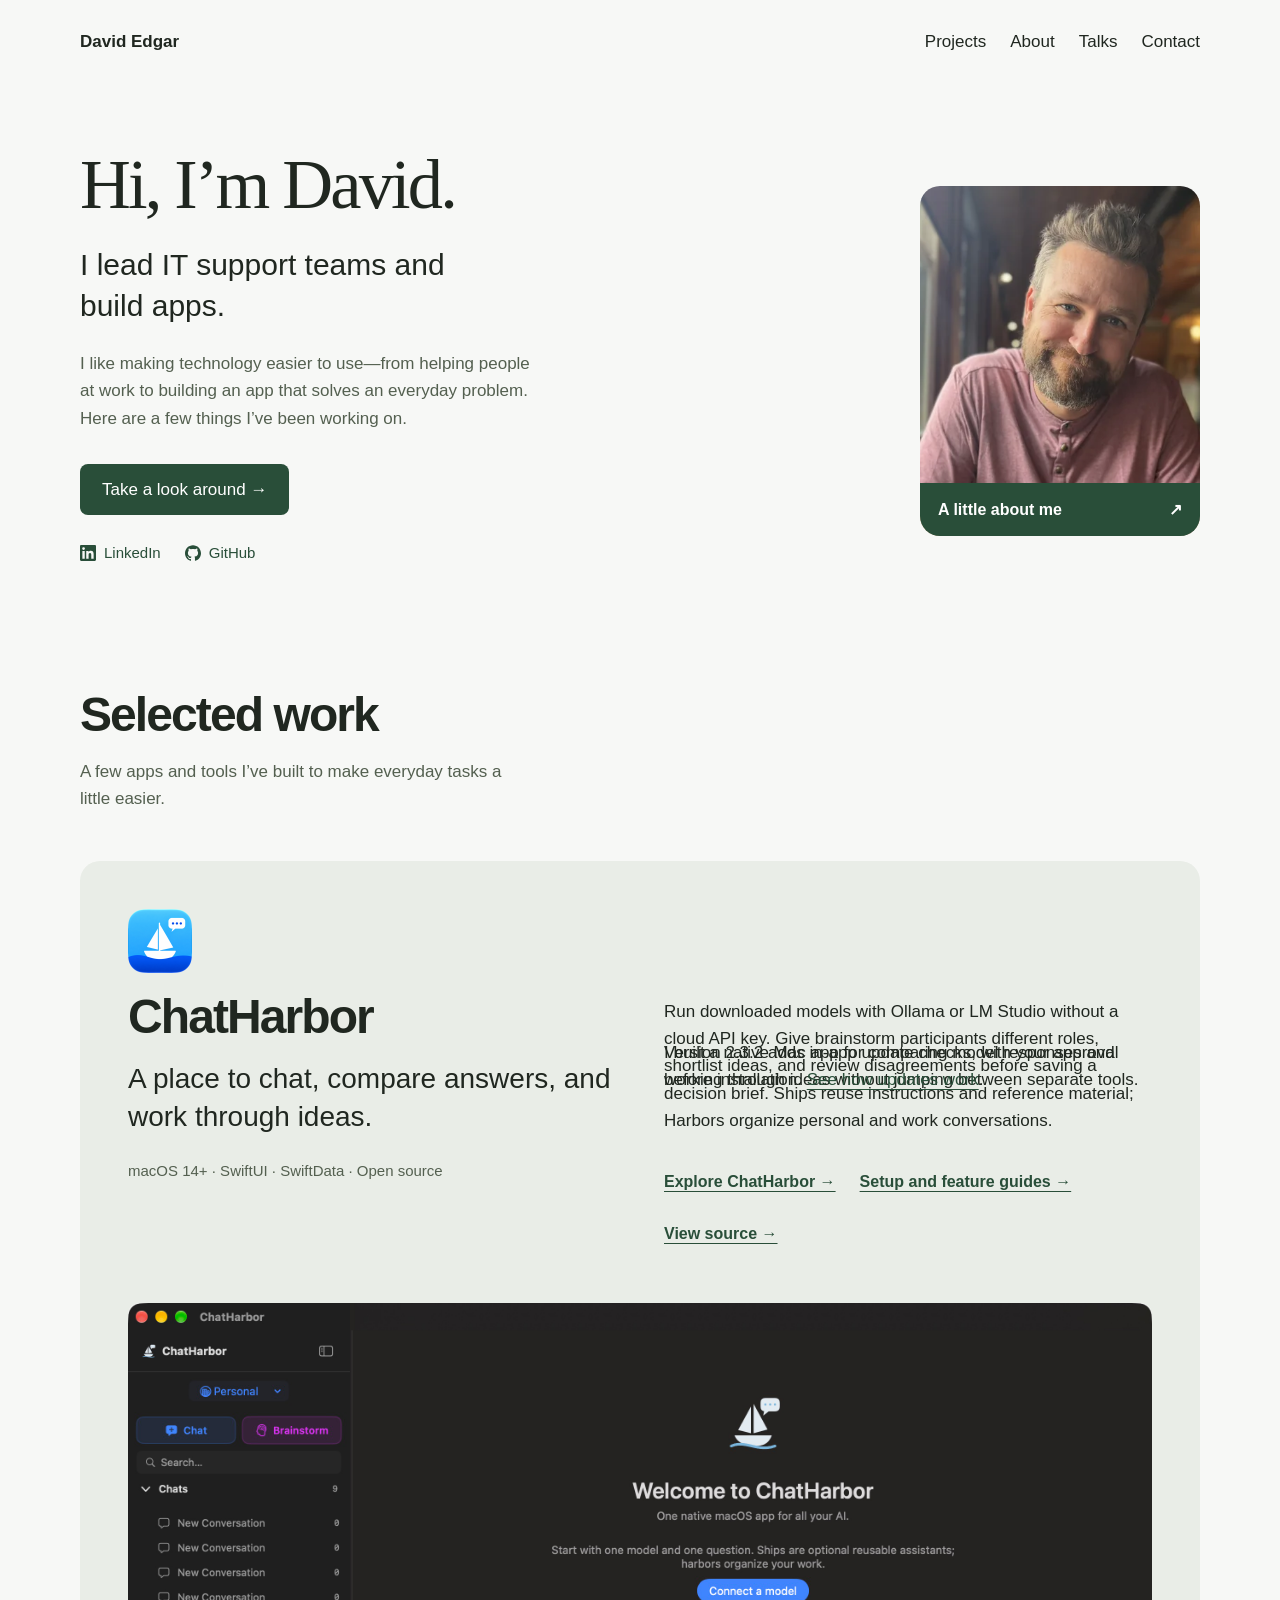
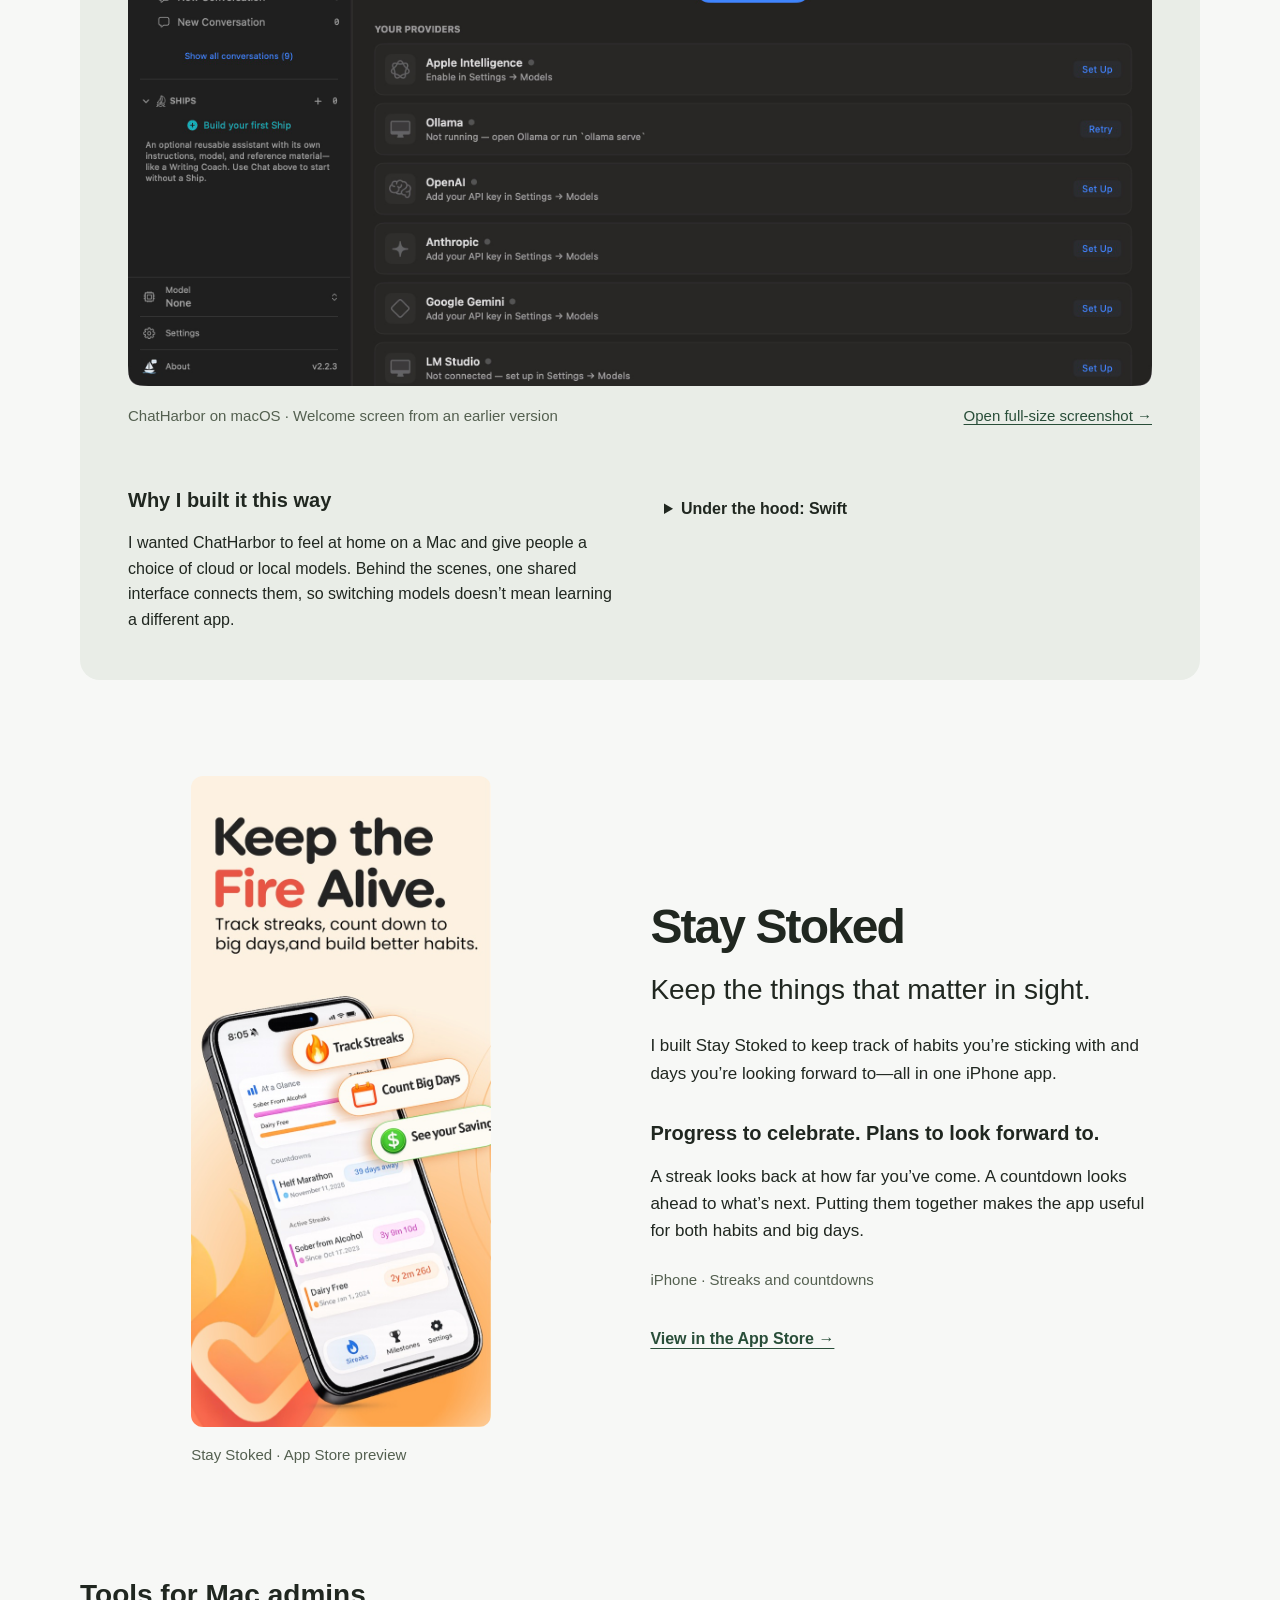
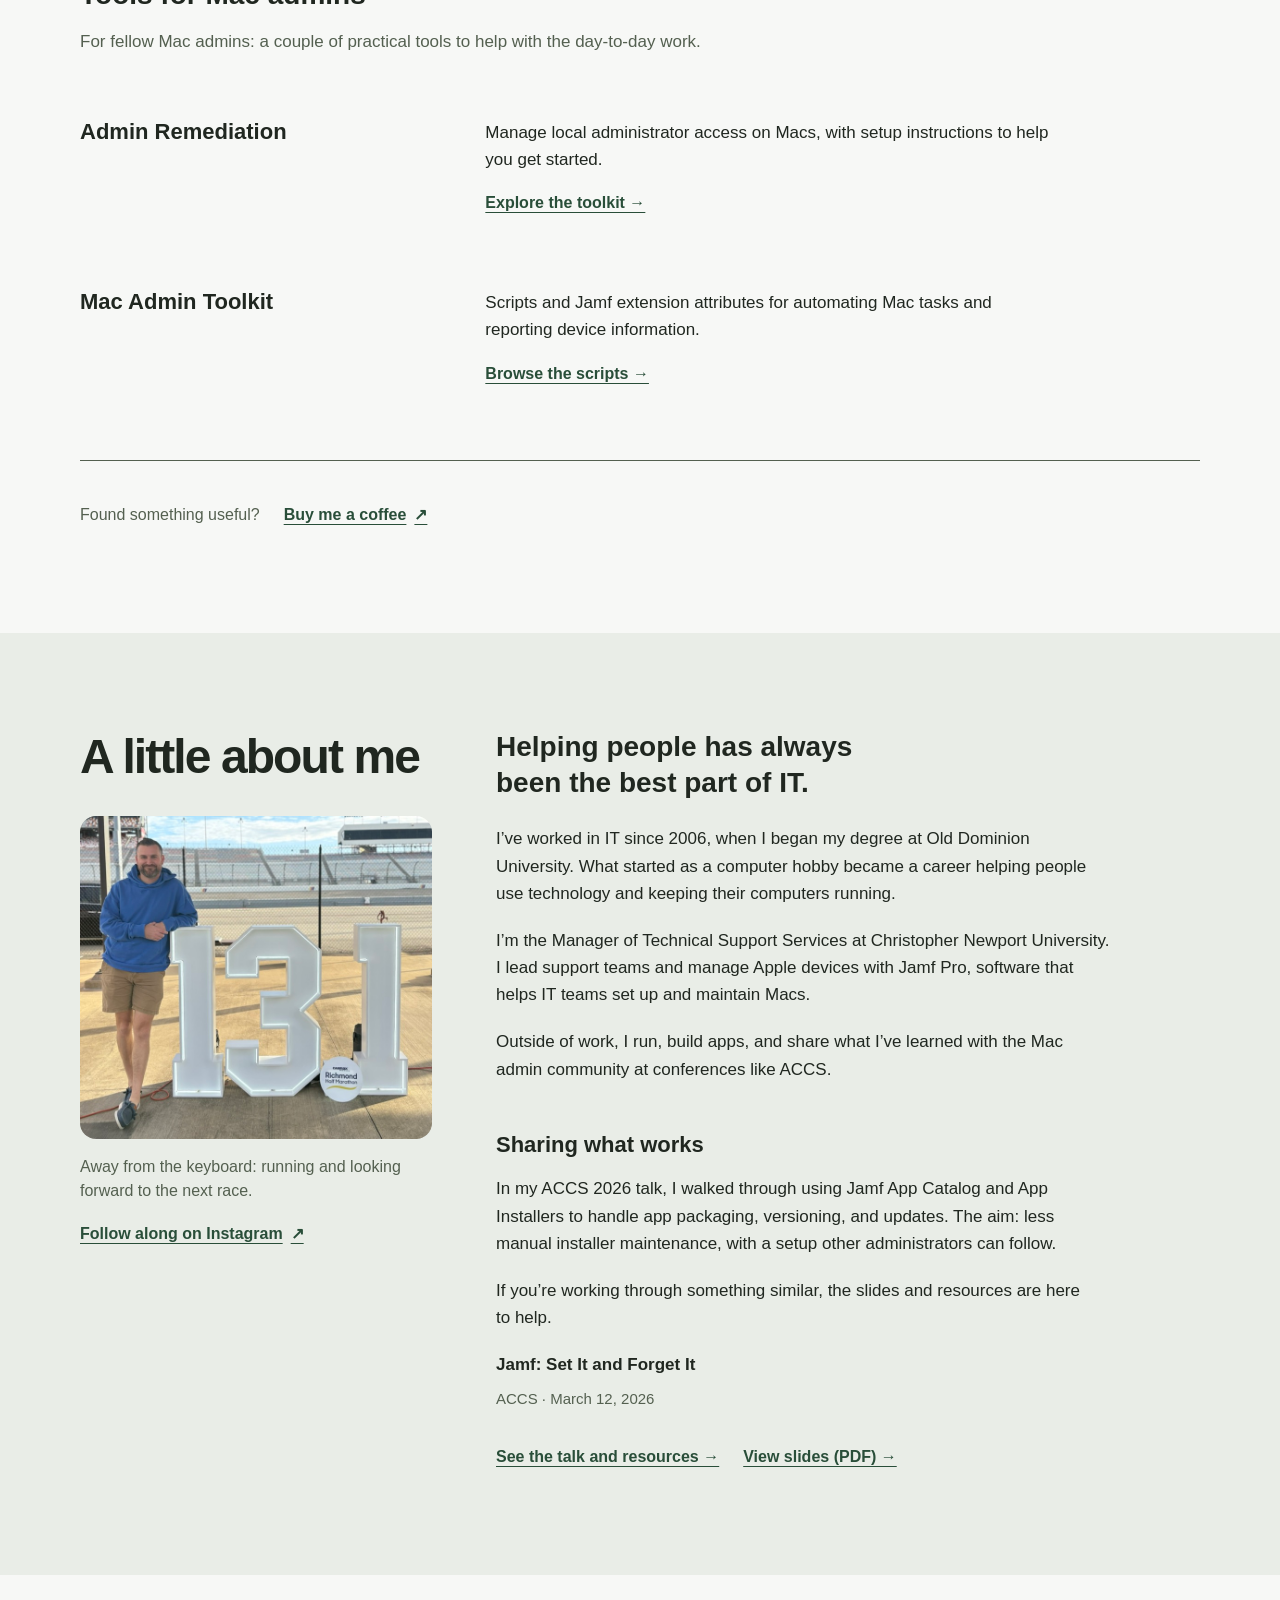
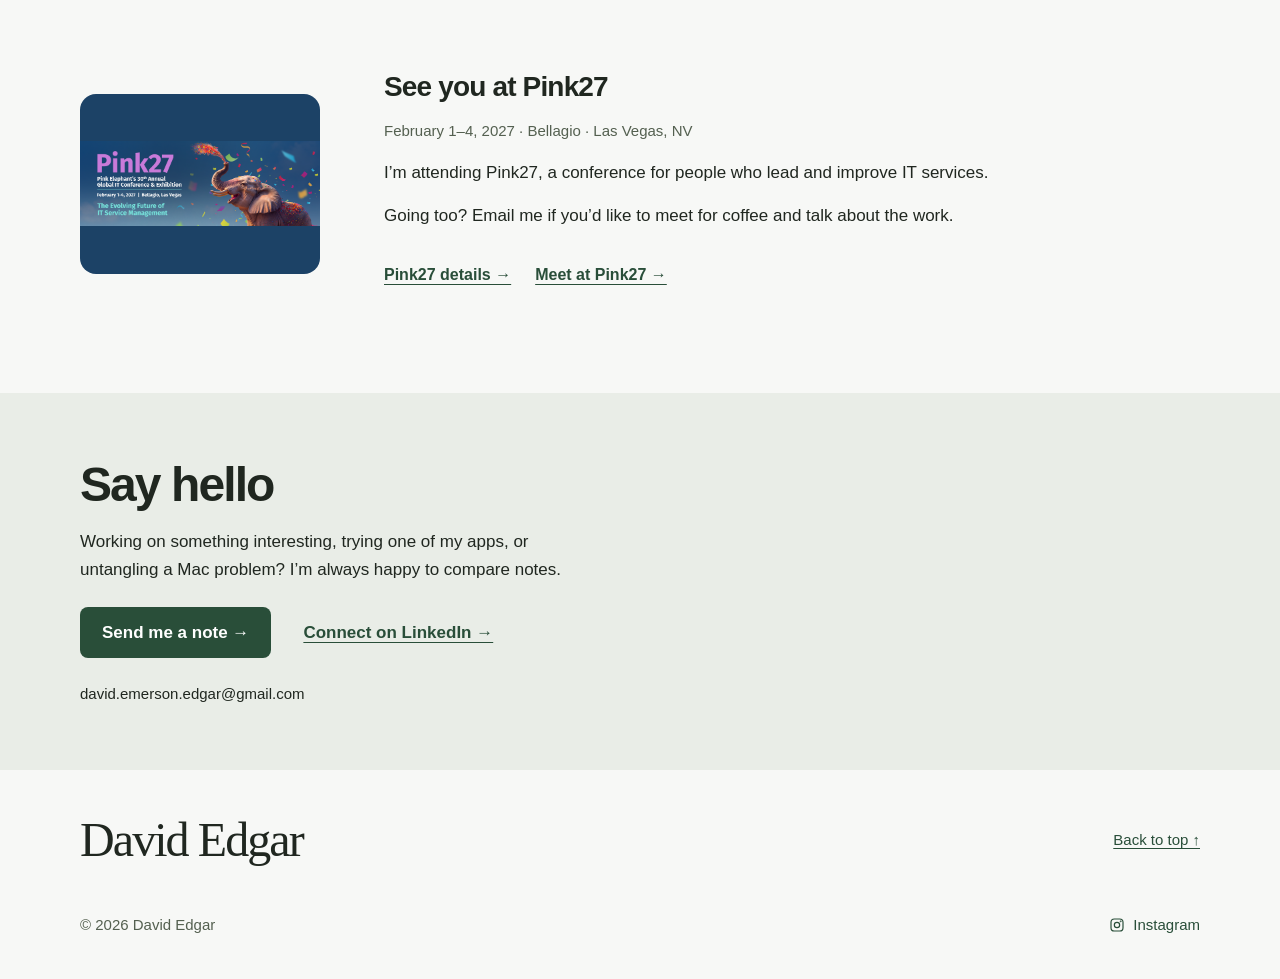
<file: docs/index.html>
<!DOCTYPE html>
<html lang="en">
<head>
    <meta charset="UTF-8">
    <meta name="viewport" content="width=device-width, initial-scale=1.0">
    <title>David Edgar | Apps, Mac tools, and IT experience</title>
    <meta name="description" content="Explore apps and Mac administration tools by David Edgar, an IT support leader. Find project downloads, source code, and conference resources.">
    <link rel="canonical" href="https://dedgar.de/">
    <meta property="og:title" content="David Edgar | Apps, Mac tools, and IT experience">
    <meta property="og:description" content="Useful tools, Mac apps, and notes from a career in IT. Explore ChatHarbor and other projects by David Edgar.">
    <meta property="og:image" content="https://dedgar.de/headshot.jpg">
    <meta property="og:url" content="https://dedgar.de/">
    <meta property="og:type" content="website">
    <link rel="icon" type="image/x-icon" href="favicon.ico">
    <link rel="icon" type="image/png" sizes="32x32" href="favicon-32.png">
    <link rel="apple-touch-icon" sizes="180x180" href="apple-touch-icon.png">
    <style>
        :root { --bg:#f7f8f6; --surface:#e9ede7; --text:#202720; --muted:#546050; --accent:#294e39; --light:#fff; }
        * { box-sizing:border-box; margin:0; padding:0; }
        html { scroll-behavior:smooth; scroll-padding-top:90px; }
        body { background:var(--bg); color:var(--text); font-family: -apple-system,BlinkMacSystemFont,"Segoe UI",sans-serif; font-size:17px; line-height:1.6; }
        a { color:var(--accent); text-underline-offset:.22em; }
        a:hover { text-decoration:underline; }
        a:focus-visible,summary:focus-visible { outline:3px solid var(--accent); outline-offset:5px; }
        a:active { transform:translateY(1px); }
        img { max-width:100%; height:auto; }
        h1,h2,h3,h4 { line-height:1.15; text-wrap:balance; }
        p { text-wrap:pretty; }
        .container { width:min(100% - 48px,1120px); margin-inline:auto; }
        .skip-link { position:absolute; top:-100px; left:24px; padding:12px; background:var(--light); z-index:3; }
        .skip-link:focus { top:12px; }
        nav { background:var(--bg); }
        .nav-inner { flex-wrap:wrap; min-height:84px; display:flex; align-items:center; justify-content:space-between; gap:20px; }
        .nav-name { font-weight:650; }
        .nav-links { display:flex; flex-wrap:wrap; gap:12px 24px; }
        .nav-links a { padding:12px 0; text-decoration:none; color:var(--text); }
        .nav-links a:hover { text-decoration:underline; }
        .hero { padding:40px 0 48px; }
        .hero .container { display:grid; grid-template-columns:1fr auto; gap:32px; align-items:center; }
        .hero h1 { grid-column:1/-1; grid-row:1; font-family:Georgia,"Times New Roman",serif; font-weight:400; font-size:clamp(3.5rem,7vw,6rem); letter-spacing:-.04em; line-height:1.04; }
        .hero-photo { grid-column:2; grid-row:2/5; width:160px; height:180px; object-fit:cover; border-radius:3px; }
        .hero-tagline { font-size:clamp(1.2rem,2.3vw,1.7rem); }

        .hero-bio { max-width:58ch; }
        .hero-action { justify-self:start; padding:12px 22px; background:var(--accent); color:var(--light); text-decoration:none; }
        .social-row { grid-column:1/-1; display:flex; flex-wrap:wrap; gap:12px 28px; }
        .social-row a { min-height:44px; display:inline-flex; gap:8px; align-items:center; padding:8px 0; font-size:15px; text-decoration:none; }
        .social-row a:hover { text-decoration:underline; }
        .social-row svg { width:16px; height:16px; fill:currentColor; }
        .social-row svg.icon { fill:none; }
        .icon { width:1em; height:1em; fill:none; stroke:currentColor; stroke-width:1.8; }
        .section { padding:88px 0; }
        .section-head { margin-bottom:20px; }
        .section-head h2 { font-size:clamp(2rem,4vw,3rem); letter-spacing:-.04em; }
        .macos-intro { margin-bottom:40px; }
        .project-feature { display:grid; grid-template-columns:1fr 1fr; gap:64px; background:var(--surface); padding:40px; }
        .project-summary h3 { font-size:2.5rem; letter-spacing:-.04em; margin:16px 0; }
        .project-summary img { width:80px; height:80px; }
        .project-meta { font-size:16px; color:var(--muted); margin-top:18px; }
        .project-details { list-style:none; }
        .project-details li + li { margin-top:24px; }
        .project-details h4 { font-size:18px; margin-bottom:8px; }
        .project-details p { font-size:16px; }
        .conference-links { display:flex; flex-wrap:wrap; gap:14px 24px; margin-top:24px; }
        .conference-links a { display:inline-flex; align-items:center; min-height:44px; font-weight:600; font-size:16px; }
        details { margin-top:24px; }
        summary { min-height:44px; cursor:pointer; font-weight:600; padding:8px 0; }
        details p { margin-top:12px; }
        .macos-grid { margin-top:28px; display:flex; flex-direction:column; gap:8px; }
        .macos-item { display:grid; grid-template-columns:1fr 1.3fr; gap:24px; padding:24px; color:var(--text); text-decoration:none; transition:background .2s; }
        .macos-item:hover { background:var(--surface); }
        .macos-item h3 { font-size:20px; text-decoration:underline; text-underline-offset:.22em; }
        .section-alt { background:var(--surface); }
        #about .container { display:grid; grid-template-columns:1fr 2fr; gap:48px; }
        .about-box p { max-width:65ch; margin-bottom:20px; }
        .about-box h3 { font-size:24px; margin-bottom:24px; }
        .speaking-row { margin-top:40px; }
        .speaking-row h4 { font-size:20px; margin-bottom:16px; }
        .speaking-link { display:flex; flex-wrap:wrap; align-items:center; gap:12px; }
        .speaking-link svg { flex-shrink:0; }
        .speaking-date { font-size:14px; }
        .announcement { padding:88px 0; }
        .announcement-inner { display:grid; grid-template-columns:280px 1fr; gap:48px; align-items:center; }
        .announcement-inner + .announcement-inner { margin-top:72px; }
        .announcement-img { width:280px; height:280px; object-fit:cover; }
        .announcement-img.conference-logo { height:210px; object-fit:contain; background:#1c4266; }
        .announcement-content h2,.announcement-content h3 { font-size:28px; margin-bottom:16px; letter-spacing:-.03em; }
        .announcement-content p + p { margin-top:16px; }
        .conference-meta { display:block; margin-bottom:16px; color:var(--muted); font-size:15px; }
        #contact { background:var(--surface); }
        .contact-grid { display:flex; flex-wrap:wrap; gap:32px 64px; margin-top:32px; }
        .contact-card { text-decoration:none; }
        .contact-info h3 { font-size:17px; margin-bottom:12px; }
        .contact-info p { font-size:clamp(17px,2vw,24px); overflow-wrap:anywhere; }
        footer { padding:32px 0; font-size:15px; }
        @media(min-width:900px) { .project-summary { position:sticky; top:32px; align-self:start; } }
        @media(max-width:700px) {
            .container { width:calc(100% - 40px); }
            .nav-inner { min-height:72px; gap:12px; }
            .nav-links { gap:18px; font-size:15px; }
            .hero { padding:36px 0 56px; }
            .hero .container { gap:24px; grid-template-columns:minmax(0,1fr) 80px; }
            .hero h1 { font-size:clamp(3.2rem,12vw,5rem); }
            .hero-photo { width:80px; height:90px; grid-row:2; grid-column:2; }
            .hero-tagline { grid-row:2; grid-column:1; }
            .hero-bio,.hero-action { grid-column:1/-1; }
            .section,.announcement { padding:56px 0; }
            .project-feature { grid-template-columns:1fr; gap:32px; padding:24px; }
            .macos-item { grid-template-columns:1fr; gap:8px; padding:20px 0; }
            #about .container { grid-template-columns:1fr; gap:16px; }
            .announcement-inner { grid-template-columns:1fr; gap:24px; }
            .announcement-img { width:100%; height:300px; object-position:center 35%; }
            .announcement-img.conference-logo { height:auto; }
            .social-row { gap:8px 20px; }
        }
        @media(prefers-reduced-motion:reduce) { html { scroll-behavior:auto; } *,*::before,*::after { transition:none!important; } }
    </style>
    <link rel="stylesheet" href="tokens.css?v=20261018">
    <link rel="stylesheet" href="portfolio.css?v=20261018-mobile-photo">
</head>
<body>
<a class="skip-link" href="#main">Skip to content</a>

<!-- ─── Nav ──────────────────────────────────────────── -->
<nav id="navbar" aria-label="Main navigation">
    <div class="nav-inner container">
        <span class="nav-name">David Edgar</span>
        <div class="nav-links">
            <a href="#macos">Projects</a>
            <a href="#about">About</a>
            <a href="#speaking">Talks</a>
            <a href="#contact">Contact</a>
        </div>
    </div>
</nav>

<!-- ─── Hero ─────────────────────────────────────────── -->
<main id="main" tabindex="-1">
<section class="hero" id="top">
    <div class="container">
        <a class="hero-photo" href="#about" aria-label="Get to know David — about me"><img src="headshot-600.webp" alt="David Edgar" width="600" height="800" fetchpriority="high"><span class="portrait-caption">A little about me <span aria-hidden="true">↗</span></span></a>
        <div class="hero-copy">
        <h1>Hi, I’m David.</h1>
        <p class="hero-tagline">I lead IT support teams and build apps.</p>
        <p class="hero-bio">I like making technology easier to use—from helping people at work to building an app that solves an everyday problem. Here are a few things I’ve been working on.</p>
        <a class="hero-action" href="#macos">Take a look around &rarr;</a>
        <div class="social-row">
            <a href="https://www.linkedin.com/in/davidedgarcnu/" rel="noopener">
                <svg aria-hidden="true" focusable="false" viewBox="0 0 24 24"><path d="M20.447 20.452h-3.554v-5.569c0-1.328-.027-3.037-1.852-3.037-1.853 0-2.136 1.445-2.136 2.939v5.667H9.351V9h3.414v1.561h.046c.477-.9 1.637-1.85 3.37-1.85 3.601 0 4.267 2.37 4.267 5.455v6.286zM5.337 7.433a2.062 2.062 0 01-2.063-2.065 2.064 2.064 0 112.063 2.065zm1.782 13.019H3.555V9h3.564v11.452zM22.225 0H1.771C.792 0 0 .774 0 1.729v20.542C0 23.227.792 24 1.771 24h20.451C23.2 24 24 23.227 24 22.271V1.729C24 .774 23.2 0 22.222 0h.003z"/></svg>
                LinkedIn
            </a>
            <a href="https://github.com/d-edgar" rel="noopener">
                <svg aria-hidden="true" focusable="false" viewBox="0 0 24 24"><path d="M12 .297c-6.63 0-12 5.373-12 12 0 5.303 3.438 9.8 8.205 11.385.6.113.82-.258.82-.577 0-.285-.01-1.04-.015-2.04-3.338.724-4.042-1.61-4.042-1.61C4.422 18.07 3.633 17.7 3.633 17.7c-1.087-.744.084-.729.084-.729 1.205.084 1.838 1.236 1.838 1.236 1.07 1.835 2.809 1.305 3.495.998.108-.776.417-1.305.76-1.605-2.665-.3-5.466-1.332-5.466-5.93 0-1.31.465-2.38 1.235-3.22-.135-.303-.54-1.523.105-3.176 0 0 1.005-.322 3.3 1.23.96-.267 1.98-.399 3-.405 1.02.006 2.04.138 3 .405 2.28-1.552 3.285-1.23 3.285-1.23.645 1.653.24 2.873.12 3.176.765.84 1.23 1.91 1.23 3.22 0 4.61-2.805 5.625-5.475 5.92.42.36.81 1.096.81 2.22 0 1.606-.015 2.896-.015 3.286 0 .315.21.69.825.57C20.565 22.092 24 17.592 24 12.297c0-6.627-5.373-12-12-12"/></svg>
                GitHub
            </a>
        </div>
        </div>
    </div>
</section>

<!-- ─── macOS & Apple ─────────────────────────────────── -->
<section class="section" id="macos">
    <div class="container">
        <div class="section-head"><h2>Selected work</h2></div>
        <p class="work-intro">A few apps and tools I’ve built to make everyday tasks a little easier.</p>
        <article class="project-feature" aria-labelledby="chatharbor-title">
            <div class="project-summary">
                <img src="chatharbor-icon.png" alt="" width="80" height="80" loading="lazy">
                <h3 id="chatharbor-title">ChatHarbor</h3>
                <p class="project-lead">A place to chat, compare answers, and work through ideas.</p>
                <p>I built a native Mac app for comparing model responses and working through ideas without jumping between separate tools.</p>
                <p>Run downloaded models with Ollama or LM Studio without a cloud API key. Give brainstorm participants different roles, shortlist ideas, and review disagreements before saving a decision brief. Ships reuse instructions and reference material; Harbors organize personal and work conversations.</p>
                <p>Version 2.3.2 adds in-app update checks, with your approval before installation. <a href="https://chatharbor.app/help/#updates">See how updates work</a>.</p>
                <p class="project-meta">macOS 14+ · SwiftUI · SwiftData · Open source</p>
                <div class="project-links">
                    <a href="https://chatharbor.app">Explore ChatHarbor &rarr;</a>
                    <a href="https://chatharbor.app/help/">Setup and feature guides &rarr;</a>
                    <a href="https://github.com/d-edgar/ChatHarbor">View source &rarr;</a>
                </div>
            </div>
            <figure class="app-screenshot">
                <img src="chatharbor-screenshot.jpg" alt="ChatHarbor running on macOS, showing its welcome screen, Chat and Brainstorm navigation, and cloud and local model-provider options" width="2400" height="1600" loading="lazy" decoding="async">
                <figcaption><span>ChatHarbor on macOS · Welcome screen from an earlier version</span><a href="chatharbor-screenshot.jpg">Open full-size screenshot &rarr;</a></figcaption>
            </figure>
            <div class="project-note">
                <div>
                    <h4>Why I built it this way</h4>
                    <p>I wanted ChatHarbor to feel at home on a Mac and give people a choice of cloud or local models. Behind the scenes, one shared interface connects them, so switching models doesn’t mean learning a different app.</p>
                </div>
                <details class="source-detail">
                    <summary>Under the hood: Swift</summary>
                    <p>Curious about the code? This is the interface the model providers share.</p>
                <pre aria-label="Excerpt from ChatHarbor’s Swift provider interface"><code><span class="code-keyword">func</span> chat(
    model: String,
    messages: [ChatMessage],
    parameters: ChatParameters,
    onToken: <span class="code-keyword">@escaping</span> (String) -&gt; Void
) <span class="code-keyword">async throws</span> -&gt; ChatResult</code></pre>
                    <a href="https://github.com/d-edgar/ChatHarbor/blob/main/ChatHarbor/Services/LLMProvider.swift">Read the provider interface &rarr;</a>
                </details>
            </div>
        </article>

        <article class="stoked-feature" id="stoked" aria-labelledby="stoked-title">
            <figure class="stoked-art">
                <img src="stay-stoked-preview.jpg" alt="Stay Stoked promotional artwork showing its streak and countdown interface" width="640" height="1390" loading="lazy" decoding="async">
                <figcaption>Stay Stoked · App Store preview</figcaption>
            </figure>
            <div class="stoked-copy">
                <h3 id="stoked-title">Stay Stoked</h3>
                <p class="project-lead">Keep the things that matter in sight.</p>
                <p>I built Stay Stoked to keep track of habits you’re sticking with and days you’re looking forward to—all in one iPhone app.</p>
                <h4>Progress to celebrate. Plans to look forward to.</h4>
                <p>A streak looks back at how far you’ve come. A countdown looks ahead to what’s next. Putting them together makes the app useful for both habits and big days.</p>
                <p class="project-meta">iPhone · Streaks and countdowns</p>
                <div class="project-links"><a href="https://apps.apple.com/us/app/stay-stoked/id6760155330">View in the App Store &rarr;</a></div>
            </div>
        </article>

        <div class="tools-section">
            <h3>Tools for Mac admins</h3>
            <p>For fellow Mac admins: a couple of practical tools to help with the day-to-day work.</p>
            <div class="tool-row">
                <h4>Admin Remediation</h4>
                <div><p>Manage local administrator access on Macs, with setup instructions to help you get started.</p><a href="https://github.com/d-edgar/macosadminremediation">Explore the toolkit &rarr;</a></div>
            </div>
            <div class="tool-row">
                <h4>Mac Admin Toolkit</h4>
                <div><p>Scripts and Jamf extension attributes for automating Mac tasks and reporting device information.</p><a href="https://github.com/d-edgar/mac_admin_toolkit">Browse the scripts &rarr;</a></div>
            </div>
        </div>
        <div class="project-support">
            <p>Found something useful?</p>
            <a href="https://buymeacoffee.com/dedgar" rel="noopener">Buy me a coffee <span aria-hidden="true">↗</span></a>
        </div>
    </div>
</section>

<!-- ─── About ────────────────────────────────────────── -->
<section class="section section-alt" id="about">
    <div class="container">
        <div class="section-head">
            <h2>A little about me</h2>
            <figure class="about-photo">
                <img src="running-about.jpg" alt="David beside the 13.1 sign at the Richmond Half Marathon" width="760" height="700" loading="lazy" decoding="async">
                <figcaption>Away from the keyboard: running and looking forward to the next race.</figcaption>
            </figure>
            <a class="about-instagram" href="https://www.instagram.com/dedgarva" rel="noopener">Follow along on Instagram <span aria-hidden="true">↗</span></a>
        </div>
        <div class="about-box">
            <h3>Helping people has always been the best part of IT.</h3>
            <p>I’ve worked in IT since 2006, when I began my degree at Old Dominion University. What started as a computer hobby became a career helping people use technology and keeping their computers running.</p>
            <p>I’m the Manager of Technical Support Services at Christopher Newport University. I lead support teams and manage Apple devices with Jamf Pro, software that helps IT teams set up and maintain Macs.</p>
            <p>Outside of work, I run, build apps, and share what I’ve learned with the Mac admin community at conferences like ACCS.</p>
            <div class="speaking-row" id="speaking">
                <h4>Sharing what works</h4>
                <p>In my ACCS 2026 talk, I walked through using Jamf App Catalog and App Installers to handle app packaging, versioning, and updates. The aim: less manual installer maintenance, with a setup other administrators can follow.</p>
                <p>If you’re working through something similar, the slides and resources are here to help.</p>
                <p class="talk-title">Jamf: Set It and Forget It</p>
                <time class="speaking-date" datetime="2026-03-12">ACCS · March 12, 2026</time>
                <div class="project-links"><a href="accs2026.html">See the talk and resources &rarr;</a><a href="accs-jamf-presentation.pdf">View slides (PDF) &rarr;</a></div>
            </div>
        </div>
    </div>
</section>

<!-- ─── Announcement ─────────────────────────────────── -->
<section class="announcement">
    <div class="container">
        <article class="announcement-inner" aria-labelledby="pink27-heading">
            <!-- Official Pink27 artwork: https://www.pinkelephant.com/uploadedimages/Conferences/pink27/covers/itsm-the-next-generation-cover.png -->
            <img src="pink27-logo.png" alt="Pink27 — Pink Elephant's 30th Annual Global IT Conference and Exhibition" class="announcement-img conference-logo" width="240" height="180" loading="lazy">
            <div class="announcement-content">
                <h2 id="pink27-heading">See you at Pink27</h2>
                <span class="conference-meta"><time datetime="2027-02-01">February 1</time>–<time datetime="2027-02-04">4, 2027</time> &middot; Bellagio &middot; Las Vegas, NV</span>
                <p>I’m attending Pink27, a conference for people who lead and improve IT services.</p>
                <p>Going too? Email me if you’d like to meet for coffee and talk about the work.</p>
                <div class="conference-links">
                    <a href="https://pinkelephant.com/en-us/Pink27/world-best-ITSM-event" rel="noopener">Pink27 details &rarr;</a>
                    <a href="mailto:david.emerson.edgar@gmail.com?subject=Let%27s%20connect%20at%20Pink27">Meet at Pink27 &rarr;</a>
                </div>
            </div>
        </article>
    </div>
</section>

<!-- ─── Contact ──────────────────────────────────────── -->
<section class="section" id="contact">
    <div class="container">
        <div class="section-head">
            <h2>Say hello</h2>
        </div>
        <p>Working on something interesting, trying one of my apps, or untangling a Mac problem? I’m always happy to compare notes.</p>
        <div class="contact-grid">
            <a href="mailto:david.emerson.edgar@gmail.com" class="contact-action">Send me a note &rarr;</a>
            <a href="https://www.linkedin.com/in/davidedgarcnu/">Connect on LinkedIn &rarr;</a>
        </div>
        <p class="contact-address">david.emerson.edgar@gmail.com</p>
    </div>
</section>

<!-- ─── Footer ───────────────────────────────────────── -->
</main>
<footer>
    <div class="container">
        <div class="footer-main"><span class="footer-name">David Edgar</span><a href="#top">Back to top &uarr;</a></div>
        <div class="footer-meta"><span>&copy; 2026 David Edgar</span><div class="social-row">            <a href="https://www.instagram.com/dedgarva" rel="noopener">
                <svg class="icon" viewBox="0 0 24 24" aria-hidden="true" focusable="false"><rect x="3" y="3" width="18" height="18" rx="5"/><circle cx="12" cy="12" r="4"/><circle cx="17.5" cy="6.5" r=".5"/></svg>
                Instagram
            </a></div></div>
    </div>
</footer>

<script data-goatcounter="https://dedgar.goatcounter.com/count"
        async src="https://gc.zgo.at/count.js"></script>
</body>
</html>
</file>
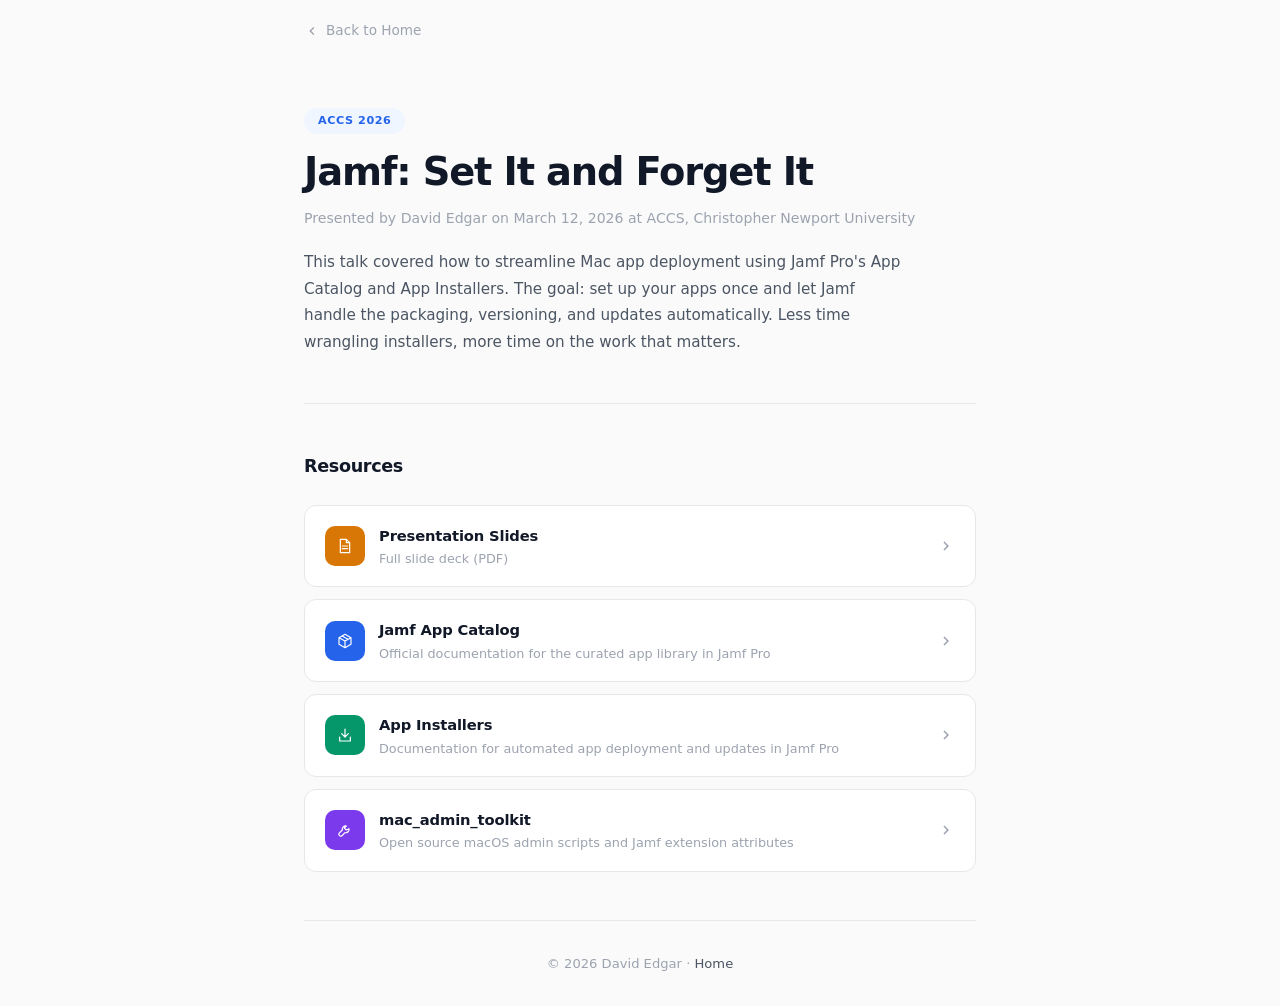
<file: docs/accs2026.html>
<!DOCTYPE html>
<html lang="en">
<head>
    <meta charset="UTF-8">
    <meta name="viewport" content="width=device-width, initial-scale=1.0">
    <title>ACCS 2026 — Jamf: Set It and Forget It</title>
    <meta name="description" content="David Edgar's ACCS 2026 presentation on automating Mac app deployment with Jamf App Catalog and App Installers.">
    <link rel="icon" type="image/x-icon" href="favicon.ico">
    <link rel="icon" type="image/png" sizes="32x32" href="favicon-32.png">
    <link rel="apple-touch-icon" sizes="180x180" href="apple-touch-icon.png">
    <style>
        *, *::before, *::after { box-sizing: border-box; margin: 0; padding: 0; }
        html { scroll-behavior: smooth; }

        :root {
            --bg: #fafafa;
            --surface: #ffffff;
            --surface-alt: #f3f4f6;
            --text: #111827;
            --text-2: #4b5563;
            --text-3: #9ca3af;
            --accent: #2563eb;
            --accent-wash: #eff6ff;
            --green: #059669;
            --green-wash: #ecfdf5;
            --orange: #d97706;
            --orange-wash: #fffbeb;
            --purple: #7c3aed;
            --purple-wash: #f5f3ff;
            --border: #e5e7eb;
            --radius: 16px;
            --shadow-sm: 0 1px 3px rgba(0,0,0,.06), 0 1px 2px rgba(0,0,0,.04);
            --shadow-lg: 0 12px 40px rgba(0,0,0,.1), 0 4px 12px rgba(0,0,0,.04);
        }

        body {
            font-family: system-ui, -apple-system, BlinkMacSystemFont, 'Segoe UI', Roboto, sans-serif;
            background: var(--bg); color: var(--text);
            line-height: 1.6; -webkit-font-smoothing: antialiased;
        }

        a { color: var(--accent); text-decoration: none; }
        a:hover { text-decoration: underline; }

        .container { max-width: 720px; margin: 0 auto; padding: 0 24px; }

        /* ── Back link ─────────────────────────────────── */
        .back-bar {
            padding: 20px 0;
        }
        .back-link {
            display: inline-flex; align-items: center; gap: 6px;
            font-size: .85rem; font-weight: 500; color: var(--text-3);
            text-decoration: none; transition: color .2s;
        }
        .back-link:hover { color: var(--accent); text-decoration: none; }
        .back-link svg { width: 16px; height: 16px; fill: currentColor; }

        /* ── Header ────────────────────────────────────── */
        .page-header {
            padding: 40px 0 48px; border-bottom: 1px solid var(--border);
        }
        .page-header .event-tag {
            display: inline-block; padding: 4px 14px; border-radius: 100px;
            font-size: .7rem; font-weight: 700; text-transform: uppercase;
            letter-spacing: .05em; background: var(--accent-wash); color: var(--accent);
            margin-bottom: 16px;
        }
        .page-header h1 {
            font-size: clamp(1.8rem, 4vw, 2.4rem); font-weight: 900;
            letter-spacing: -.03em; line-height: 1.15; margin-bottom: 12px;
        }
        .page-header .meta {
            font-size: .88rem; color: var(--text-3); margin-bottom: 20px;
        }
        .page-header .summary {
            font-size: .95rem; color: var(--text-2); line-height: 1.75; max-width: 600px;
        }

        /* ── Resources ─────────────────────────────────── */
        .resources {
            padding: 48px 0;
        }
        .resources h2 {
            font-size: 1.1rem; font-weight: 800; letter-spacing: -.02em;
            margin-bottom: 24px;
        }
        .resource-list {
            display: flex; flex-direction: column; gap: 12px;
        }
        .resource-item {
            display: flex; align-items: center; gap: 14px;
            padding: 18px 20px; border-radius: 12px;
            background: var(--surface); border: 1px solid var(--border);
            text-decoration: none; color: inherit;
            transition: transform .2s cubic-bezier(.16,1,.3,1), box-shadow .2s, border-color .2s;
        }
        .resource-item:hover {
            transform: translateY(-2px); box-shadow: var(--shadow-lg);
            border-color: var(--accent); text-decoration: none;
        }
        .resource-icon {
            width: 40px; height: 40px; border-radius: 10px; flex-shrink: 0;
            display: flex; align-items: center; justify-content: center;
        }
        .resource-icon .icon { font-size: 1rem; color: #fff; }
        .resource-icon.orange { background: var(--orange); }
        .resource-icon.blue { background: var(--accent); }
        .resource-icon.green { background: var(--green); }
        .resource-icon.purple { background: var(--purple); }
        .resource-text h3 {
            font-size: .92rem; font-weight: 700; margin-bottom: 2px;
            letter-spacing: -.01em;
        }
        .resource-text p {
            font-size: .8rem; color: var(--text-3); line-height: 1.5; margin: 0;
        }
        .resource-arrow {
            margin-left: auto; flex-shrink: 0;
            width: 18px; height: 18px; fill: var(--text-3);
            transition: fill .2s, transform .2s;
        }
        .resource-item:hover .resource-arrow {
            fill: var(--accent); transform: translateX(3px);
        }

        /* ── Footer ────────────────────────────────────── */
        .page-footer {
            padding: 32px 0; border-top: 1px solid var(--border);
            text-align: center; font-size: .82rem; color: var(--text-3);
        }
        .page-footer a { color: var(--text-2); }
        .page-footer a:hover { color: var(--accent); }

        @media (max-width: 640px) {
            .page-header { padding: 28px 0 36px; }
            .resources { padding: 36px 0; }
        }
        svg.icon { width: 1em; height: 1em; fill: none; stroke: currentColor; stroke-width: 1.8; stroke-linecap: round; stroke-linejoin: round; flex-shrink: 0; }
        @media (prefers-reduced-motion: reduce) {
            html { scroll-behavior: auto; }
            *, *::before, *::after { animation: none !important; transition: none !important; }
        }
    </style>
</head>
<body>

<div class="container">
    <div class="back-bar">
        <a href="index.html" class="back-link">
            <svg viewBox="0 0 24 24"><path d="M15.41 7.41L14 6l-6 6 6 6 1.41-1.41L10.83 12z"/></svg>
            Back to Home
        </a>
    </div>

    <div class="page-header">
        <span class="event-tag">ACCS 2026</span>
        <h1>Jamf: Set It and Forget It</h1>
        <p class="meta">Presented by David Edgar on March 12, 2026 at ACCS, Christopher Newport University</p>
        <p class="summary">This talk covered how to streamline Mac app deployment using Jamf Pro's App Catalog and App Installers. The goal: set up your apps once and let Jamf handle the packaging, versioning, and updates automatically. Less time wrangling installers, more time on the work that matters.</p>
    </div>

    <div class="resources">
        <h2>Resources</h2>
        <div class="resource-list">
            <a href="accs-jamf-presentation.pdf" target="_blank" rel="noopener" class="resource-item">
                <div class="resource-icon orange"><svg class="icon" viewBox="0 0 24 24" aria-hidden="true" focusable="false"><path d="M14 2H5v20h14V7l-5-5Zm0 0v5h5M8 12h8m-8 4h8"/></svg></div>
                <div class="resource-text">
                    <h3>Presentation Slides</h3>
                    <p>Full slide deck (PDF)</p>
                </div>
                <svg class="resource-arrow" viewBox="0 0 24 24"><path d="M10 6L8.59 7.41 13.17 12l-4.58 4.59L10 18l6-6z"/></svg>
            </a>

            <a href="https://learn.jamf.com/en-US/bundle/jamf-app-catalog/page/Jamf_App_Catalog.html" target="_blank" rel="noopener" class="resource-item">
                <div class="resource-icon blue"><svg class="icon" viewBox="0 0 24 24" aria-hidden="true" focusable="false"><path d="m12 2 9 5v10l-9 5-9-5V7l9-5Zm0 10L3 7m9 5 9-5m-9 5v10M7.5 4.5l9 5"/></svg></div>
                <div class="resource-text">
                    <h3>Jamf App Catalog</h3>
                    <p>Official documentation for the curated app library in Jamf Pro</p>
                </div>
                <svg class="resource-arrow" viewBox="0 0 24 24"><path d="M10 6L8.59 7.41 13.17 12l-4.58 4.59L10 18l6-6z"/></svg>
            </a>

            <a href="https://learn.jamf.com/en-US/bundle/jamf-pro-documentation-current/page/App_Installers.html" target="_blank" rel="noopener" class="resource-item">
                <div class="resource-icon green"><svg class="icon" viewBox="0 0 24 24" aria-hidden="true" focusable="false"><path d="M12 3v12m-5-5 5 5 5-5M4 15v6h16v-6"/></svg></div>
                <div class="resource-text">
                    <h3>App Installers</h3>
                    <p>Documentation for automated app deployment and updates in Jamf Pro</p>
                </div>
                <svg class="resource-arrow" viewBox="0 0 24 24"><path d="M10 6L8.59 7.41 13.17 12l-4.58 4.59L10 18l6-6z"/></svg>
            </a>

            <a href="https://github.com/d-edgar/mac_admin_toolkit" target="_blank" rel="noopener" class="resource-item">
                <div class="resource-icon purple"><svg class="icon" viewBox="0 0 24 24" aria-hidden="true" focusable="false"><path d="M14 6a5 5 0 0 0-6 6l-5 5a3 3 0 0 0 4 4l5-5a5 5 0 0 0 6-6l-4 2-3-3 3-3Z"/></svg></div>
                <div class="resource-text">
                    <h3>mac_admin_toolkit</h3>
                    <p>Open source macOS admin scripts and Jamf extension attributes</p>
                </div>
                <svg class="resource-arrow" viewBox="0 0 24 24"><path d="M10 6L8.59 7.41 13.17 12l-4.58 4.59L10 18l6-6z"/></svg>
            </a>
        </div>
    </div>

    <div class="page-footer">
        &copy; 2026 David Edgar &middot; <a href="index.html">Home</a>
    </div>
</div>

<script data-goatcounter="https://dedgar.goatcounter.com/count"
        async src="https://gc.zgo.at/count.js"></script>
</body>
</html>
</file>
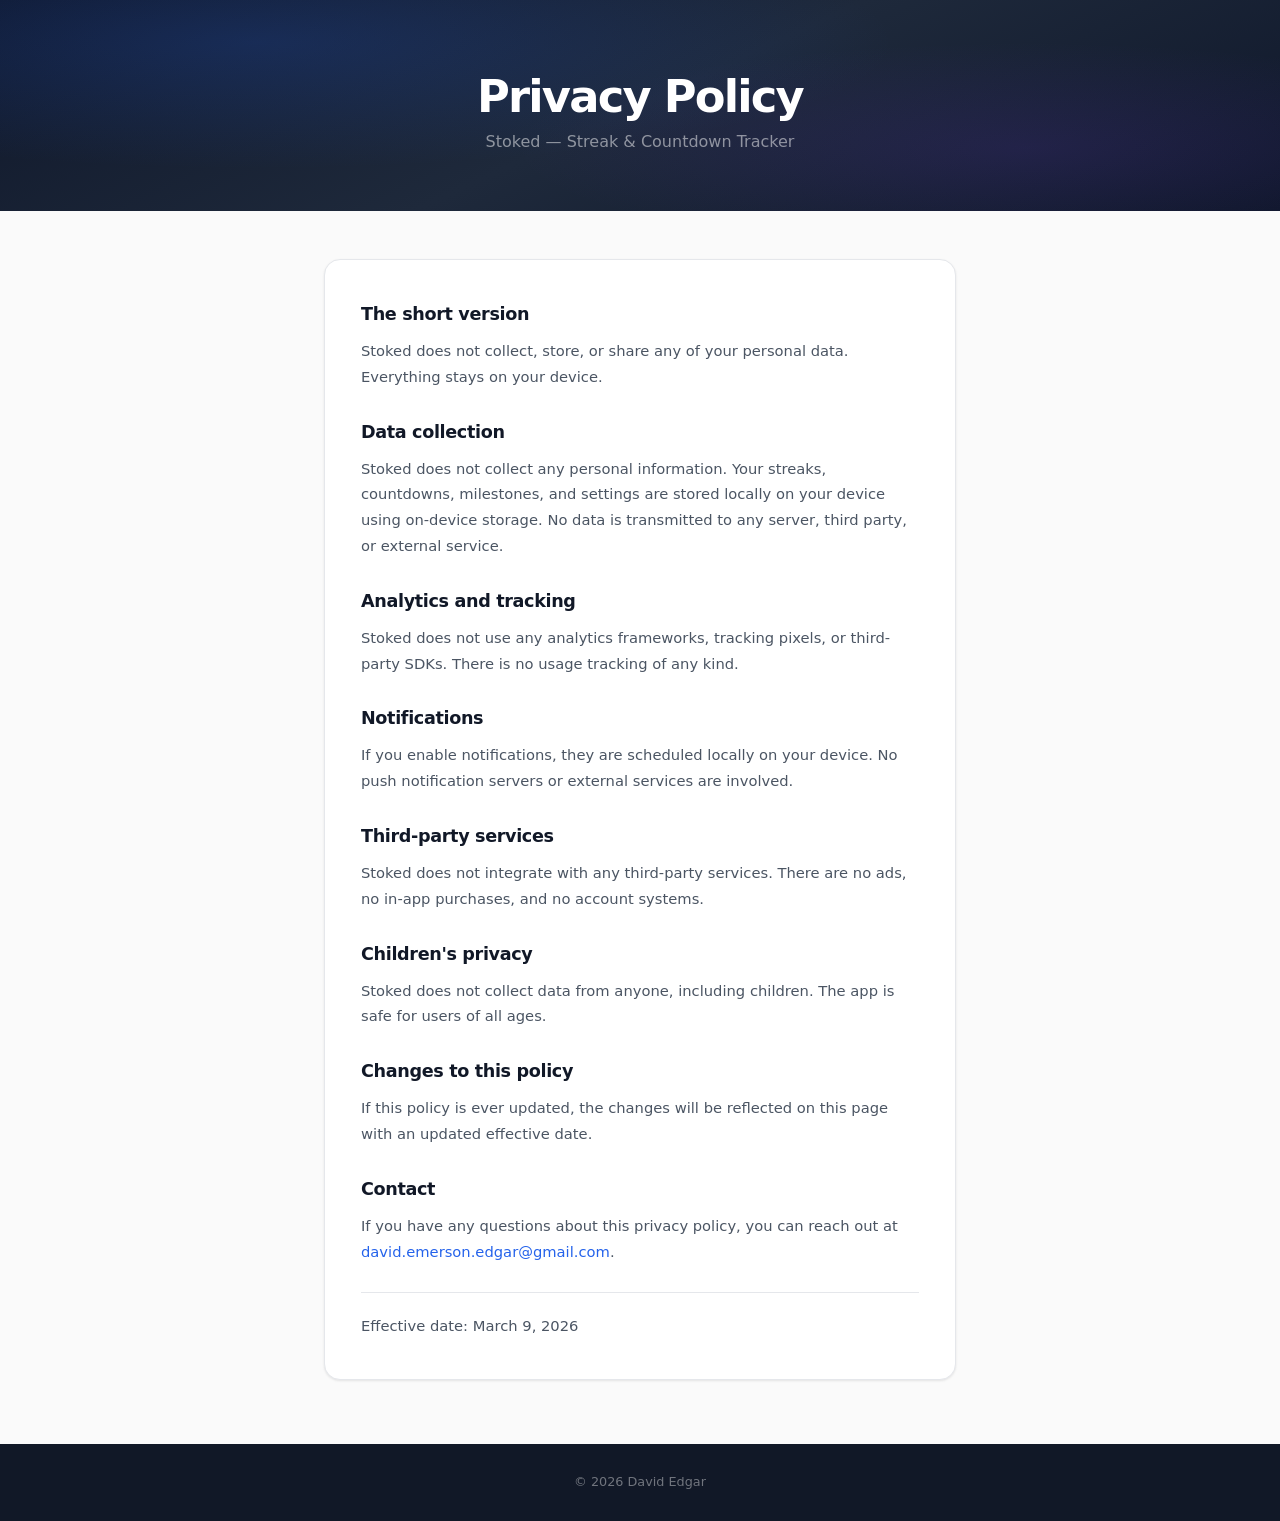
<file: docs/stoked-privacy.html>
<!DOCTYPE html>
<html lang="en">
<head>
    <meta charset="UTF-8">
    <meta name="viewport" content="width=device-width, initial-scale=1.0">
    <title>Stoked — Privacy Policy</title>
    <meta name="description" content="Privacy policy for Stoked, the streak and countdown tracker for iOS.">
    <link rel="icon" type="image/x-icon" href="favicon.ico">
    <link rel="icon" type="image/png" sizes="32x32" href="favicon-32.png">
    <link rel="apple-touch-icon" sizes="180x180" href="apple-touch-icon.png">
    <style>
        *, *::before, *::after { box-sizing: border-box; margin: 0; padding: 0; }
        html { scroll-behavior: smooth; }

        :root {
            --bg: #fafafa;
            --surface: #ffffff;
            --text: #111827;
            --text-2: #4b5563;
            --text-3: #9ca3af;
            --accent: #2563eb;
            --border: #e5e7eb;
            --radius: 16px;
            --shadow-sm: 0 1px 3px rgba(0,0,0,.06), 0 1px 2px rgba(0,0,0,.04);
        }

        body {
            font-family: system-ui, -apple-system, BlinkMacSystemFont, 'Segoe UI', Roboto, sans-serif;
            background: var(--bg); color: var(--text);
            line-height: 1.6; -webkit-font-smoothing: antialiased;
            min-height: 100vh; display: flex; flex-direction: column;
        }

        a { color: var(--accent); text-decoration: none; }
        a:hover { text-decoration: underline; }

        .hero {
            background: linear-gradient(155deg, #0f172a 0%, #1e293b 50%, #0f172a 100%);
            color: #fff; padding: 72px 24px 56px; text-align: center;
            position: relative; overflow: hidden;
        }
        .hero::before {
            content: ''; position: absolute; inset: 0;
            background:
                radial-gradient(ellipse 50% 60% at 20% 20%, rgba(37,99,235,.2), transparent),
                radial-gradient(ellipse 40% 50% at 80% 70%, rgba(124,58,237,.12), transparent);
        }
        .hero-content { position: relative; z-index: 1; }
        .hero h1 {
            font-size: clamp(2rem, 4vw, 2.8rem); font-weight: 900;
            letter-spacing: -.04em; line-height: 1.1; margin-bottom: 8px;
        }
        .hero p {
            font-size: 1rem; color: rgba(255,255,255,.5); font-weight: 500;
        }

        .content {
            flex: 1; max-width: 680px; margin: 0 auto;
            padding: 48px 24px 64px; width: 100%;
        }

        .policy-card {
            background: var(--surface); border: 1px solid var(--border);
            border-radius: var(--radius); padding: 40px 36px;
            box-shadow: var(--shadow-sm);
        }

        .policy-card h2 {
            font-size: 1.1rem; font-weight: 700; margin: 28px 0 10px;
            letter-spacing: -.02em;
        }
        .policy-card h2:first-child { margin-top: 0; }

        .policy-card p {
            font-size: .92rem; color: var(--text-2); line-height: 1.75; margin-bottom: 12px;
        }
        .policy-card p:last-child { margin-bottom: 0; }

        .updated {
            font-size: .82rem; color: var(--text-3); margin-top: 28px;
            padding-top: 20px; border-top: 1px solid var(--border);
        }

        footer {
            background: #111827; color: rgba(255,255,255,.4);
            text-align: center; padding: 28px 0; font-size: .8rem;
        }

        @media (max-width: 640px) {
            .hero { padding: 56px 24px 44px; }
            .policy-card { padding: 28px 24px; }
        }
        @media (prefers-reduced-motion: reduce) {
            html { scroll-behavior: auto; }
            *, *::before, *::after { animation: none !important; transition: none !important; }
        }
    </style>
</head>
<body>

<div class="hero">
    <div class="hero-content">
        <h1>Privacy Policy</h1>
        <p>Stoked — Streak &amp; Countdown Tracker</p>
    </div>
</div>

<div class="content">
    <div class="policy-card">
        <h2>The short version</h2>
        <p>Stoked does not collect, store, or share any of your personal data. Everything stays on your device.</p>

        <h2>Data collection</h2>
        <p>Stoked does not collect any personal information. Your streaks, countdowns, milestones, and settings are stored locally on your device using on-device storage. No data is transmitted to any server, third party, or external service.</p>

        <h2>Analytics and tracking</h2>
        <p>Stoked does not use any analytics frameworks, tracking pixels, or third-party SDKs. There is no usage tracking of any kind.</p>

        <h2>Notifications</h2>
        <p>If you enable notifications, they are scheduled locally on your device. No push notification servers or external services are involved.</p>

        <h2>Third-party services</h2>
        <p>Stoked does not integrate with any third-party services. There are no ads, no in-app purchases, and no account systems.</p>

        <h2>Children's privacy</h2>
        <p>Stoked does not collect data from anyone, including children. The app is safe for users of all ages.</p>

        <h2>Changes to this policy</h2>
        <p>If this policy is ever updated, the changes will be reflected on this page with an updated effective date.</p>

        <h2>Contact</h2>
        <p>If you have any questions about this privacy policy, you can reach out at <a href="mailto:david.emerson.edgar@gmail.com">david.emerson.edgar@gmail.com</a>.</p>

        <p class="updated">Effective date: March 9, 2026</p>
    </div>
</div>

<footer>
    &copy; 2026 David Edgar
</footer>

</body>
</html>
</file>
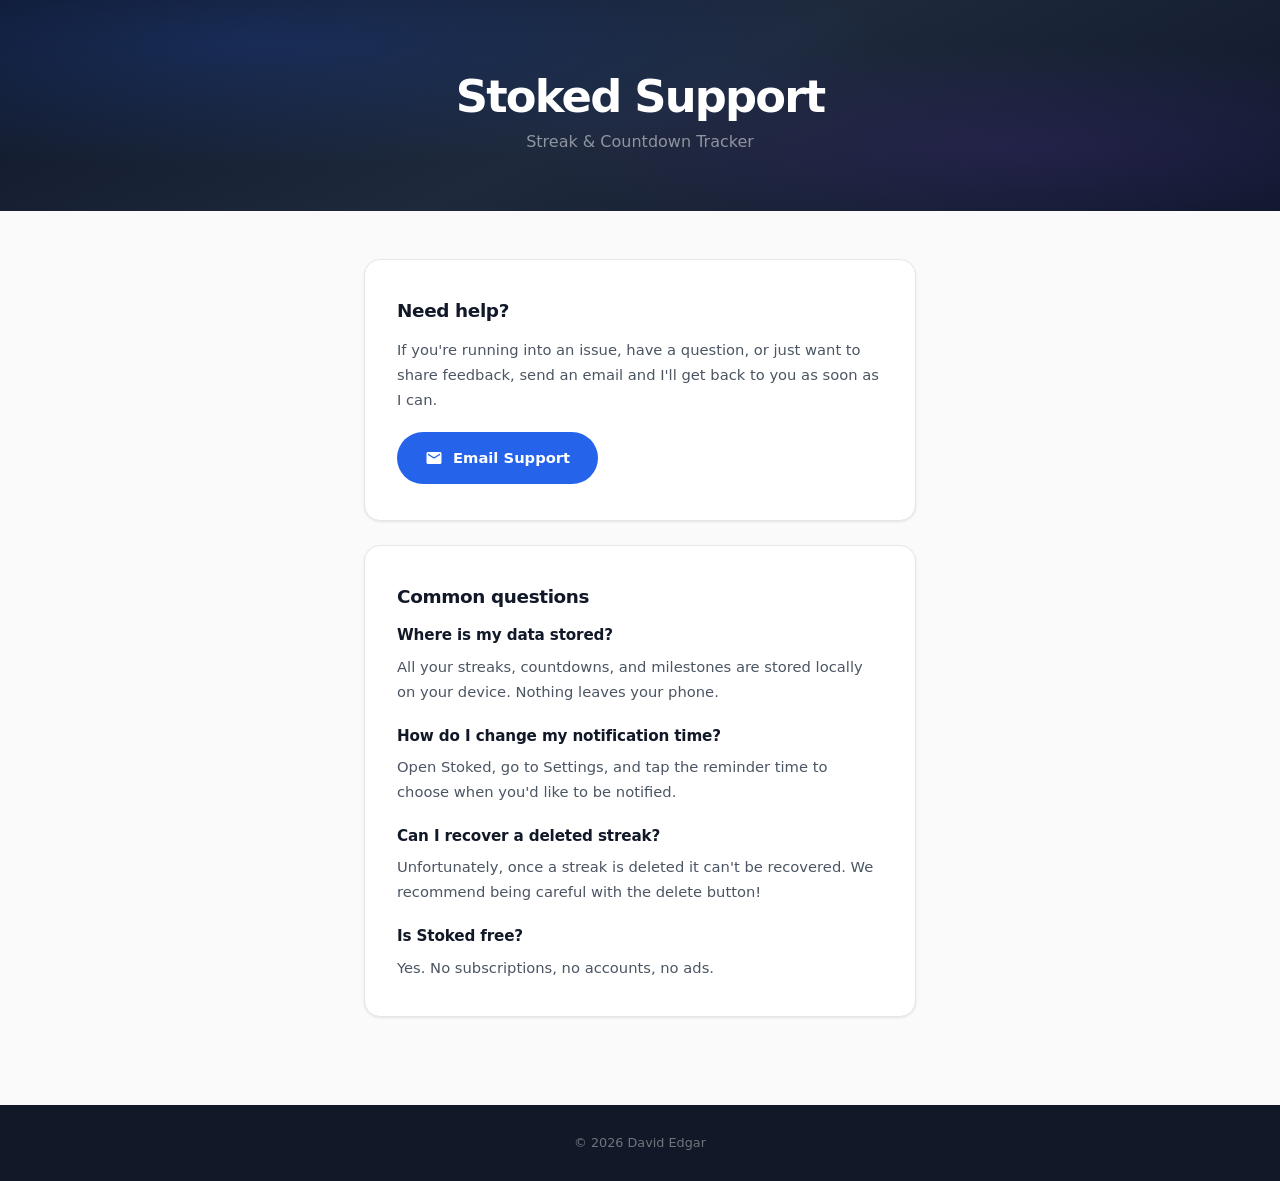
<file: docs/stoked-support.html>
<!DOCTYPE html>
<html lang="en">
<head>
    <meta charset="UTF-8">
    <meta name="viewport" content="width=device-width, initial-scale=1.0">
    <title>Stoked — Support</title>
    <meta name="description" content="Get help with Stoked, the streak and countdown tracker for iOS.">
    <link rel="icon" type="image/x-icon" href="favicon.ico">
    <link rel="icon" type="image/png" sizes="32x32" href="favicon-32.png">
    <link rel="apple-touch-icon" sizes="180x180" href="apple-touch-icon.png">
    <style>
        *, *::before, *::after { box-sizing: border-box; margin: 0; padding: 0; }
        html { scroll-behavior: smooth; }

        :root {
            --bg: #fafafa;
            --surface: #ffffff;
            --text: #111827;
            --text-2: #4b5563;
            --text-3: #9ca3af;
            --accent: #2563eb;
            --accent-light: #3b82f6;
            --accent-wash: #eff6ff;
            --border: #e5e7eb;
            --radius: 16px;
            --shadow-sm: 0 1px 3px rgba(0,0,0,.06), 0 1px 2px rgba(0,0,0,.04);
            --shadow: 0 4px 16px rgba(0,0,0,.06), 0 1px 3px rgba(0,0,0,.04);
        }

        body {
            font-family: system-ui, -apple-system, BlinkMacSystemFont, 'Segoe UI', Roboto, sans-serif;
            background: var(--bg); color: var(--text);
            line-height: 1.6; -webkit-font-smoothing: antialiased;
            min-height: 100vh; display: flex; flex-direction: column;
        }

        a { color: var(--accent); text-decoration: none; }
        a:hover { text-decoration: underline; }

        .hero {
            background: linear-gradient(155deg, #0f172a 0%, #1e293b 50%, #0f172a 100%);
            color: #fff; padding: 72px 24px 56px; text-align: center;
            position: relative; overflow: hidden;
        }
        .hero::before {
            content: ''; position: absolute; inset: 0;
            background:
                radial-gradient(ellipse 50% 60% at 20% 20%, rgba(37,99,235,.2), transparent),
                radial-gradient(ellipse 40% 50% at 80% 70%, rgba(124,58,237,.12), transparent);
        }
        .hero-content { position: relative; z-index: 1; }
        .hero h1 {
            font-size: clamp(2rem, 4vw, 2.8rem); font-weight: 900;
            letter-spacing: -.04em; line-height: 1.1; margin-bottom: 8px;
        }
        .hero p {
            font-size: 1rem; color: rgba(255,255,255,.5); font-weight: 500;
        }

        .content {
            flex: 1; max-width: 600px; margin: 0 auto;
            padding: 48px 24px 64px; width: 100%;
        }

        .support-card {
            background: var(--surface); border: 1px solid var(--border);
            border-radius: var(--radius); padding: 36px 32px;
            box-shadow: var(--shadow-sm); margin-bottom: 24px;
        }
        .support-card h2 {
            font-size: 1.15rem; font-weight: 700; margin-bottom: 12px;
            letter-spacing: -.02em;
        }
        .support-card p {
            font-size: .92rem; color: var(--text-2); line-height: 1.7; margin-bottom: 20px;
        }
        .support-card p:last-child { margin-bottom: 0; }

        .email-btn {
            display: inline-flex; align-items: center; gap: 10px;
            padding: 14px 28px; border-radius: 100px;
            background: var(--accent); color: #fff;
            font-size: .92rem; font-weight: 600; text-decoration: none;
            transition: background .2s, transform .15s;
        }
        .email-btn:hover {
            background: var(--accent-light);
            transform: translateY(-2px); text-decoration: none;
        }
        .email-btn svg { width: 18px; height: 18px; fill: currentColor; }

        .faq h3 {
            font-size: .95rem; font-weight: 700; margin-bottom: 6px;
            letter-spacing: -.01em;
        }
        .faq p { margin-bottom: 20px; }
        .faq p:last-child { margin-bottom: 0; }

        footer {
            background: #111827; color: rgba(255,255,255,.4);
            text-align: center; padding: 28px 0; font-size: .8rem;
        }

        @media (max-width: 640px) {
            .hero { padding: 56px 24px 44px; }
            .support-card { padding: 28px 24px; }
        }
        @media (prefers-reduced-motion: reduce) {
            html { scroll-behavior: auto; }
            *, *::before, *::after { animation: none !important; transition: none !important; }
        }
    </style>
</head>
<body>

<div class="hero">
    <div class="hero-content">
        <h1>Stoked Support</h1>
        <p>Streak &amp; Countdown Tracker</p>
    </div>
</div>

<div class="content">
    <div class="support-card">
        <h2>Need help?</h2>
        <p>If you're running into an issue, have a question, or just want to share feedback, send an email and I'll get back to you as soon as I can.</p>
        <a href="mailto:david.emerson.edgar@gmail.com?subject=Stoked%20Support" class="email-btn">
            <svg viewBox="0 0 24 24"><path d="M20 4H4c-1.1 0-1.99.9-1.99 2L2 18c0 1.1.9 2 2 2h16c1.1 0 2-.9 2-2V6c0-1.1-.9-2-2-2zm0 4l-8 5-8-5V6l8 5 8-5v2z"/></svg>
            Email Support
        </a>
    </div>

    <div class="support-card faq">
        <h2>Common questions</h2>

        <h3>Where is my data stored?</h3>
        <p>All your streaks, countdowns, and milestones are stored locally on your device. Nothing leaves your phone.</p>

        <h3>How do I change my notification time?</h3>
        <p>Open Stoked, go to Settings, and tap the reminder time to choose when you'd like to be notified.</p>

        <h3>Can I recover a deleted streak?</h3>
        <p>Unfortunately, once a streak is deleted it can't be recovered. We recommend being careful with the delete button!</p>

        <h3>Is Stoked free?</h3>
        <p>Yes. No subscriptions, no accounts, no ads.</p>
    </div>
</div>

<footer>
    &copy; 2026 David Edgar
</footer>

</body>
</html>
</file>
<file: docs/tokens.css>
/* Existing dedgar.de palette and typography, shared by the portfolio layer. */
:root {
    --color-paper: #f7f8f6;
    --color-surface: #e9ede7;
    --color-ink: #202720;
    --color-muted: #546050;
    --color-accent: #294e39;
    --color-light: #fff;
    --color-conference: #1c4266;
    --font-display: Georgia, "Times New Roman", serif;
    --font-body: -apple-system, BlinkMacSystemFont, "Segoe UI", sans-serif;
    --font-code: ui-monospace, SFMono-Regular, Menlo, monospace;
    --space-xs: 8px;
    --space-sm: 16px;
    --space-md: 24px;
    --space-lg: 32px;
    --space-xl: 48px;
    --space-2xl: 64px;
    --space-3xl: 96px;
    --text-small: 15px;
    --text-body: 17px;
    --text-lead: clamp(21px, 2.5vw, 28px);
    --text-heading: clamp(30px, 4vw, 48px);
    --text-display: clamp(52px, 7vw, 96px);
    --ease-out: cubic-bezier(.16, 1, .3, 1);
    --dur-short: 150ms;
    --bg: var(--color-paper);
    --surface: var(--color-surface);
    --text: var(--color-ink);
    --muted: var(--color-muted);
    --accent: var(--color-accent);
    --light: var(--color-light);
}
</file>
<file: docs/portfolio.css>
/* Hallmark · macrostructure: Portfolio case studies (in-place refinement) · genre: editorial · theme: existing dedgar
 * nav: N9 edge-aligned · footer: Ft1 mast-headed · tone: practical, personal
 * Pre-emit critique: Philosophy 4 · Hierarchy 4 · Execution 4 · Specificity 5 · Restraint 5 · Variety 4
 * Existing palette and type retained at the owner's request. */
html, body { overflow-x: clip; }
body { font-family: var(--font-body); }
h1, h2, h3, h4 { min-width: 0; overflow-wrap: anywhere; font-style: normal; }
a { text-decoration-thickness: .075em; }
a:hover { text-decoration-thickness: .13em; }
a:focus-visible { outline: 3px solid var(--accent); outline-offset: 5px; }
.hero { padding: var(--space-2xl) 0 var(--space-xl); }
.hero .container { grid-template-columns: minmax(0, 640px) minmax(200px, 280px); justify-content: space-between; gap: clamp(32px, 6vw, 88px); align-items: center; }
.hero-copy { grid-column: 1; grid-row: 1; min-width: 0; }
.hero h1 { font-family: var(--font-display); font-size: clamp(48px, 5.5vw, 76px); margin-bottom: var(--space-md); }
.hero-tagline { max-width: 28ch; font-size: clamp(23px, 2.4vw, 30px); line-height: 1.35; margin-bottom: var(--space-md); }
.hero-bio { max-width: 49ch; color: var(--muted); margin-bottom: var(--space-lg); }
.hero-photo { position: relative; display: block; text-decoration: none; color: var(--light); isolation: isolate; grid-column: 2; grid-row: 1; width: 100%; height: auto; aspect-ratio: 4 / 5; overflow: clip; border-radius: 20px; }
.hero-photo img { display: block; width: 100%; height: 100%; object-fit: cover; object-position: 60% 22%; transform: scale(1.5); transform-origin: 60% 22%; }
.portrait-caption { position: absolute; inset: auto 0 0; z-index: 1; display: flex; justify-content: space-between; align-items: center; gap: 8px; padding: 14px 18px; background: var(--accent); color: var(--light); font-size: 16px; font-weight: 600; }
.hero-photo img { transition: transform 220ms ease; }
.hero-photo:focus-visible { outline: 3px solid var(--accent); outline-offset: 6px; }
@media (hover: hover) and (prefers-reduced-motion: no-preference) {
    .hero-photo:hover img { transform: scale(1.55); }
    .hero-photo:hover .portrait-caption { background: var(--text); }
}
.hero-photo:focus-visible .portrait-caption { text-decoration: underline; }
.hero-action { display: inline-flex; align-items: center; min-height: 48px; white-space: nowrap; border-radius: 8px; }
.hero-action:hover { background: var(--text); }
.hero .social-row { margin-top: var(--space-sm); }
.social-row { gap: var(--space-md); }
.social-row a, .nav-links a, .project-links a, .conference-links a, footer a { white-space: nowrap; }
.nav-links a, .project-links a, .source-figure a, .tool-row a, .contact-grid a, footer a {
    display: inline-flex; align-items: center; min-height: 44px;
}
#macos { padding: var(--space-2xl) 0 var(--space-3xl); }
.section-head { margin-bottom: var(--space-sm); }
.work-intro { margin-bottom: var(--space-xl); max-width: 52ch; }
.project-feature { grid-template-columns: minmax(0, 1fr) minmax(0, 1.1fr); gap: var(--space-xl); padding: var(--space-xl); }
.project-summary { position: static; min-width: 0; }
.project-summary img { width: 64px; height: 64px; }
.project-summary h3, .stoked-copy h3 { font-size: var(--text-heading); margin: var(--space-sm) 0; letter-spacing: -.04em; }
.project-summary p, .stoked-copy p { max-width: 55ch; }
.project-lead { font-size: var(--text-lead); line-height: 1.35; margin-bottom: var(--space-md); }
.project-meta { font-size: var(--text-small); margin-top: var(--space-md); }
.project-links { display: flex; flex-wrap: wrap; gap: var(--space-xs) var(--space-md); margin-top: var(--space-md); font-weight: 600; font-size: 16px; }
.project-feature { grid-template-columns: minmax(0, 1fr); }
.project-summary { display: grid; grid-template-columns: minmax(0, 1fr) minmax(0, 1fr); column-gap: var(--space-xl); }
.project-summary > img, .project-summary > h3, .project-summary > .project-lead { grid-column: 1; }
.project-summary > p:not([class]) { grid-column: 2; grid-row: 2 / 4; align-self: center; }
.project-summary > .project-meta { grid-column: 1; margin-top: 0; }
.project-summary > .project-links { grid-column: 2; grid-row: 4; margin-top: 0; align-items: center; }
.app-screenshot { min-width: 0; }
.app-screenshot img { display: block; width: 100%; height: auto; }
.app-screenshot figcaption { display: flex; flex-wrap: wrap; align-items: center; justify-content: space-between; gap: var(--space-xs) var(--space-md); margin-top: var(--space-xs); font-size: var(--text-small); color: var(--muted); }
.app-screenshot a, .source-detail a { display: inline-flex; align-items: center; min-height: 44px; white-space: nowrap; font-size: var(--text-small); }
.project-note { grid-column: 1 / -1; display: grid; grid-template-columns: minmax(0, 1fr) minmax(0, 1fr); gap: var(--space-xl); align-items: start; }
.project-note h4 { font-size: 20px; margin-bottom: var(--space-sm); }
.project-note p { max-width: 65ch; font-size: 16px; }
.source-detail { min-width: 0; margin-top: 0; }
.source-detail summary { font-size: 16px; }
.source-detail pre { margin-top: var(--space-sm); font-size: 13px; line-height: 1.8; white-space: pre-wrap; overflow-wrap: anywhere; }
.source-detail code { font-family: var(--font-code); }
.code-keyword { color: var(--accent); font-weight: 700; }
.source-detail a { margin-top: var(--space-sm); }
.stoked-feature { display: grid; grid-template-columns: minmax(0, .85fr) minmax(0, 1fr); align-items: center; gap: var(--space-3xl); padding: var(--space-3xl) var(--space-xl); }
.stoked-art { width: min(100%, 300px); margin-inline: auto; }
.stoked-art img { display: block; width: 100%; height: auto; }
.stoked-art figcaption { margin-top: var(--space-sm); color: var(--muted); font-size: var(--text-small); }
.stoked-copy h4 { font-size: 20px; margin: var(--space-lg) 0 var(--space-sm); }
.tools-section { padding-top: var(--space-sm); }
.tools-section > h3 { font-size: var(--text-lead); margin-bottom: var(--space-sm); }
.tools-section > p { margin-bottom: var(--space-lg); }
.tool-row { display: grid; grid-template-columns: minmax(0, 1fr) minmax(0, 2fr); gap: var(--space-xl); padding: var(--space-lg) 0; }
.tool-row h4 { font-size: 22px; }
.tool-row p { max-width: 60ch; }
.tool-row a { margin-top: var(--space-xs); white-space: nowrap; font-weight: 600; font-size: 16px; }
#about { padding: var(--space-3xl) 0; }
#about .container { grid-template-columns: minmax(0, 1fr) minmax(0, 2fr); gap: var(--space-2xl); }
.about-box h3 { max-width: 23ch; font-size: var(--text-lead); line-height: 1.3; }
.speaking-row { margin-top: var(--space-xl); }
.speaking-row h4 { font-size: 22px; max-width: 28ch; line-height: 1.3; }
.about-box .talk-title { font-weight: 600; margin-bottom: var(--space-xs); }
.speaking-date { display: block; color: var(--muted); font-size: var(--text-small); }
.announcement { padding: var(--space-3xl) 0; }
.announcement-inner { grid-template-columns: 240px minmax(0, 1fr); gap: var(--space-2xl); }
.announcement-img { width: 240px; height: 240px; }
.announcement-img.conference-logo { background: var(--color-conference); height: 180px; }
.announcement-content { max-width: 65ch; }
.announcement-content h2, .announcement-content h3 { font-size: var(--text-lead); }
.conference-links { gap: var(--space-xs) var(--space-md); }
#contact { padding: var(--space-2xl) 0; }
#contact > .container > p { max-width: 55ch; }
.contact-grid { align-items: center; gap: var(--space-sm) var(--space-lg); margin-top: var(--space-md); font-weight: 600; }
.contact-grid a { white-space: nowrap; }
.contact-action { padding: var(--space-xs) var(--space-md); background: var(--accent); color: var(--light); text-decoration: none; }
.contact-action:hover { background: var(--text); }
.contact-address { margin-top: var(--space-md); overflow-wrap: anywhere; font-size: var(--text-small); }
.footer-main, .footer-meta { display: flex; flex-wrap: wrap; justify-content: space-between; align-items: center; gap: var(--space-sm); }
.footer-name { font-family: var(--font-display); font-size: clamp(32px, 4vw, 48px); letter-spacing: -.04em; }
.footer-meta { margin-top: var(--space-md); color: var(--muted); }
/* Carry the welcoming hero treatment through the rest of the page. */
.project-feature { border-radius: 20px; }
.app-screenshot img, .stoked-art img { border-radius: 12px; }
.announcement-img { border-radius: 16px; }
.contact-action { border-radius: 8px; padding: 12px 22px; }
.work-intro, .tools-section > p, .project-meta { color: var(--muted); }
.about-box > p + p { margin-top: var(--space-sm); }
.project-note h4, .stoked-copy h4 { line-height: 1.4; }
.source-detail summary { min-height: 44px; padding-block: 10px; cursor: pointer; }
.source-detail summary:focus-visible { outline: 3px solid var(--accent); outline-offset: 5px; }
@media (max-width: 900px) {
    .project-feature { padding: var(--space-lg); gap: var(--space-lg); grid-template-columns: minmax(0, 1fr); }
    .project-summary { display: block; }
    .project-summary > .project-meta, .project-summary > .project-links { margin-top: var(--space-md); }
    .project-note { grid-template-columns: minmax(0, 1fr); gap: var(--space-sm); }
    .stoked-feature { gap: var(--space-xl); padding: var(--space-2xl) 0; }
}
@media (max-width: 700px) {
    .hero { padding-top: var(--space-lg); }
    .hero .container { grid-template-columns: minmax(0, 1fr); gap: var(--space-md); }
    .hero-copy { grid-column: 1; grid-row: 2; }
    .hero-photo { grid-column: 1; grid-row: 1; width: 100%; height: auto; aspect-ratio: auto; border-radius: 16px; }
    .hero-photo img { height: clamp(220px, 62vw, 340px); object-position: 60% 25%; transform: none; }
    .hero-photo:hover img { transform: none; }
    .hero-photo .portrait-caption { position: static; }
    .hero h1 { font-size: clamp(44px, 10vw, 64px); margin-bottom: var(--space-sm); }
    .hero-tagline { font-size: 23px; }
    #macos { padding: var(--space-xl) 0 var(--space-2xl); }
    .project-feature { padding: var(--space-md); }

    .stoked-feature { grid-template-columns: minmax(0, 1fr); gap: var(--space-lg); }
    .stoked-art { width: min(100%, 260px); }
    .stoked-copy { grid-row: 1; }
    .stoked-copy h3 { margin-top: 0; }
    .tool-row { grid-template-columns: minmax(0, 1fr); gap: var(--space-sm); padding: var(--space-md) 0; }
    #about { padding: var(--space-2xl) 0; }
    #about .container { grid-template-columns: minmax(0, 1fr); gap: var(--space-md); }
    .announcement { padding: var(--space-2xl) 0; }
    .announcement-inner { grid-template-columns: minmax(0, 1fr); gap: var(--space-md); }
    .announcement-img { width: 100%; height: 280px; }
    .announcement-img.conference-logo { height: auto; }
    .footer-meta { align-items: start; flex-direction: column; }
    .footer-meta .social-row { gap: var(--space-sm); }
}
@media (prefers-reduced-motion: reduce) {
    html { scroll-behavior: auto; }
    *, *::before, *::after { animation: none !important; transition: none !important; }
}

/* Personal details share the same spacing and quiet links as the project work. */
.about-photo { margin: var(--space-lg) 0 var(--space-xs); max-width: 360px; }
.about-photo img { display: block; width: 100%; height: auto; border-radius: 16px; }
.about-photo figcaption { margin-top: var(--space-sm); color: var(--muted); font-size: 16px; line-height: 1.5; }
.about-instagram, .project-support a { display: inline-flex; align-items: center; gap: 8px; min-height: 44px; font-size: 16px; font-weight: 600; }
.project-support { display: flex; flex-wrap: wrap; align-items: center; gap: 8px 24px; margin-top: var(--space-lg); padding-top: var(--space-lg); border-top: 1px solid var(--muted); }
.project-support p { margin: 0; color: var(--muted); font-size: 16px; }
</file>
